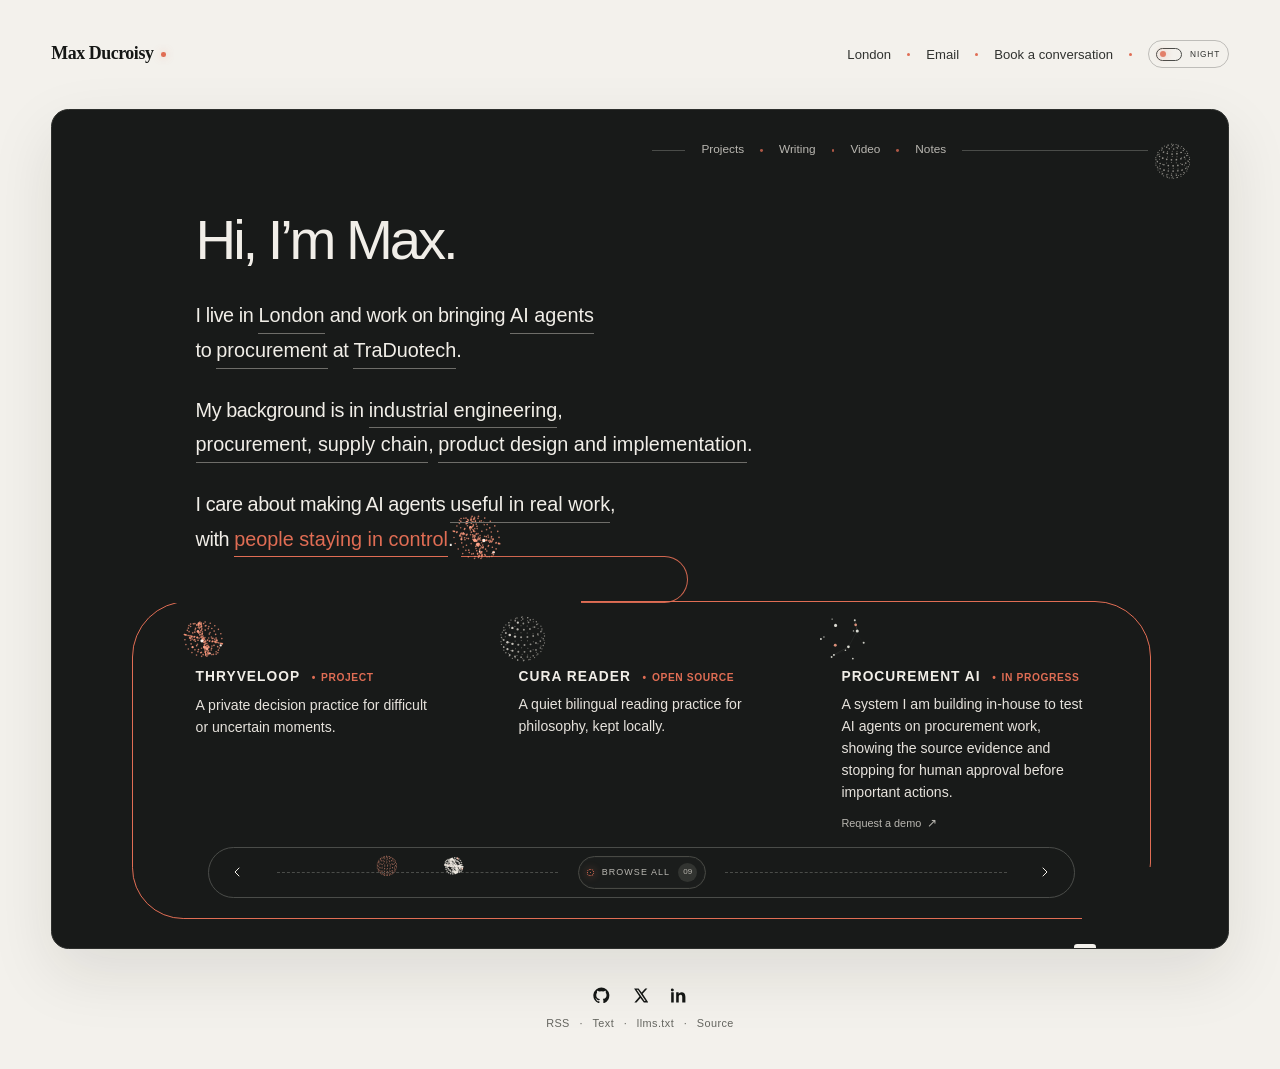
<file: index.html>
<!doctype html>
<html lang="en">
<head>
  <meta charset="utf-8">
  <meta name="viewport" content="width=device-width, initial-scale=1">
  <meta name="description" content="Max Ducroisy lives in London and works on bringing useful, human-controlled AI agents to procurement at TraDuotech.">
  <meta name="theme-color" content="#f3f1ec">
  <script>try{const ambient=localStorage.getItem('max-ambient');if(ambient)document.documentElement.dataset.ambient=ambient}catch{}</script>
  <meta property="og:title" content="Max Ducroisy | Work, projects and notes">
  <meta property="og:description" content="Work, projects and interests from Max Ducroisy.">
  <meta property="og:type" content="website">
  <meta property="og:url" content="https://maxducroisy.xyz/">
  <meta property="og:image" content="https://maxducroisy.xyz/assets/social-card.png">
  <meta property="og:image:width" content="1200">
  <meta property="og:image:height" content="630">
  <meta property="og:image:alt" content="Max Ducroisy: work, projects and notes">
  <meta name="twitter:card" content="summary_large_image">
  <meta name="twitter:creator" content="@mdu_x0">
  <title>Max Ducroisy | Work, projects and notes</title>
  <link rel="canonical" href="https://maxducroisy.xyz/">
  <link id="site-favicon" rel="icon" href="assets/favicon.svg" type="image/svg+xml">
  <link rel="alternate" type="application/rss+xml" title="Max Ducroisy" href="feed.xml">
  <link rel="stylesheet" href="styles.css">
  <script type="application/ld+json">
    {
      "@context": "https://schema.org",
      "@type": "Person",
      "name": "Max Ducroisy",
      "url": "https://maxducroisy.xyz/",
      "email": "mailto:max.ducroisy@traduotech.com",
      "homeLocation": {
        "@type": "Place",
        "name": "London, United Kingdom"
      },
      "worksFor": {
        "@type": "Organization",
        "name": "TraDuotech",
        "url": "https://traduotech.com/"
      },
      "knowsAbout": [
        "Industrial engineering",
        "Procurement",
        "Supply chain",
        "Product design",
        "AI agents"
      ],
      "sameAs": [
        "https://github.com/md7-debug",
        "https://x.com/mdu_x0",
        "https://www.linkedin.com/in/ducroisy"
      ]
    }
  </script>
  <script src="thinking-orbs.js" defer></script>
  <script src="script.js" defer></script>
</head>
<body>
  <a class="skip-link" href="#personal-space">Skip to Max's introduction</a>

  <header class="site-header" id="top">
    <a class="wordmark" href="#top" aria-label="Max Ducroisy, home">Max Ducroisy</a>
    <nav class="utility-nav" aria-label="Contact and location">
      <span>London</span>
      <span class="utility-separator" aria-hidden="true"></span>
      <a href="mailto:max.ducroisy@traduotech.com">Email</a>
      <span class="utility-separator" aria-hidden="true"></span>
      <a href="https://www.traduotech.com/contact?lead=max&amp;topic=Procurement%20AI%20%26%20Agent%20Deployment"><span class="label-desktop">Book a conversation</span><span class="label-mobile">Book</span></a>
      <span class="utility-separator" aria-hidden="true"></span>
      <button class="ambient-toggle" type="button" aria-pressed="false" aria-label="Switch to night theme">
        <span class="ambient-orbit" aria-hidden="true"><span class="ambient-bead"></span></span>
        <span class="ambient-text" aria-hidden="true">Night</span>
      </button>
    </nav>
  </header>

  <main>
    <section class="personal-space" id="personal-space" aria-labelledby="intro-title">
      <canvas class="orb-canvas" aria-hidden="true"></canvas>

      <div class="mode-rail" role="tablist" aria-label="Browse by format">
        <button class="mode-button is-active" type="button" role="tab" aria-selected="true" aria-controls="thread-grid" data-mode="projects">Projects</button>
        <span aria-hidden="true"></span>
        <button class="mode-button" type="button" role="tab" aria-selected="false" aria-controls="thread-grid" data-mode="writing">Writing</button>
        <span aria-hidden="true"></span>
        <button class="mode-button" type="button" role="tab" aria-selected="false" aria-controls="thread-grid" data-mode="video">Video</button>
        <span aria-hidden="true"></span>
        <button class="mode-button" type="button" role="tab" aria-selected="false" aria-controls="thread-grid" data-mode="notes">Notes</button>
      </div>
      <span class="orb-slot orb-slot-corner" data-orb-slot="corner" aria-hidden="true"></span>

      <div class="introduction">
        <h1 id="intro-title">Hi, I’m Max.</h1>

        <p>
          I live in <button class="thread-trigger" type="button" data-thread="london">London</button> and work on bringing
          <button class="thread-trigger" type="button" data-thread="agents">AI agents</button><br>
          to <button class="thread-trigger" type="button" data-thread="procurement">procurement</button> at
          <button class="thread-trigger" type="button" data-thread="traduotech">TraDuotech</button>.
        </p>

        <p>
          My background is in <button class="thread-trigger" type="button" data-thread="engineering">industrial engineering</button>,<br>
          <button class="thread-trigger" type="button" data-thread="supplychain">procurement, supply chain</button>,
          <button class="thread-trigger" type="button" data-thread="implementation">product design and implementation</button>.
        </p>

        <p>
          I care about making AI agents <button class="thread-trigger" type="button" data-thread="useful">useful in real work</button>,<br>
          with <button class="thread-trigger is-active" type="button" data-thread="control" aria-pressed="true">people staying in control</button>.
        </p>
      </div>

      <div class="thread-connection" aria-hidden="true"></div>

      <section class="thread-stage" aria-labelledby="thread-heading">
        <h2 class="visually-hidden" id="thread-heading">People staying in control</h2>
        <div class="thread-grid" id="thread-grid" aria-live="polite">
          <article class="thread-item">
            <span class="orb-slot" data-orb-slot="thread-0" aria-hidden="true"></span>
            <p class="thread-meta"><button class="fragment-trigger" type="button" data-fragment-thread="thryveloop">ThryveLoop</button> <span>Project</span></p>
            <p class="thread-description">A private decision practice for difficult or uncertain moments.</p>
          </article>
          <article class="thread-item">
            <span class="orb-slot" data-orb-slot="thread-1" aria-hidden="true"></span>
            <p class="thread-meta"><a href="https://curareader.vercel.app">Cura Reader</a> <span>Open source</span></p>
            <p class="thread-description">A quiet bilingual reading practice for philosophy, kept locally.</p>
          </article>
          <article class="thread-item">
            <span class="orb-slot" data-orb-slot="thread-2" aria-hidden="true"></span>
            <p class="thread-meta">Interest</p>
            <p class="thread-description">How capable agents can remain useful while people retain context and control.</p>
          </article>
        </div>

        <div class="thread-navigator">
          <button class="thread-arrow" type="button" data-direction="previous" aria-label="Previous thread">
            <svg class="ui-icon" viewBox="0 0 24 24" aria-hidden="true"><path d="m15 18-6-6 6-6"/></svg>
          </button>
          <span class="track-line" aria-hidden="true">
            <span class="orb-slot" data-orb-slot="track-0"></span>
            <span class="orb-slot" data-orb-slot="track-1"></span>
          </span>
          <button class="browse-button" type="button" aria-haspopup="dialog" aria-controls="archive-dialog">
            <span class="browse-orb" aria-hidden="true"></span>
            <span class="browse-label">Browse all</span>
            <span class="browse-count" aria-hidden="true">06</span>
          </button>
          <span class="track-line track-line-right" aria-hidden="true"></span>
          <button class="thread-arrow" type="button" data-direction="next" aria-label="Next thread">
            <svg class="ui-icon" viewBox="0 0 24 24" aria-hidden="true"><path d="m9 18 6-6-6-6"/></svg>
          </button>
        </div>
      </section>

      <dialog class="archive-dialog" id="archive-dialog" aria-labelledby="archive-title">
        <div class="archive-header">
          <div>
            <p>Browse</p>
            <h2 id="archive-title">Archive</h2>
          </div>
          <button class="archive-close" type="button" aria-label="Close browse view">
            <svg class="ui-icon" viewBox="0 0 24 24" aria-hidden="true"><path d="M6 6l12 12M18 6 6 18"/></svg>
          </button>
        </div>
        <div class="archive-controls">
          <div class="archive-filters" role="group" aria-label="Filter browse view"></div>
          <label class="archive-search">
            <span class="visually-hidden">Search the archive</span>
            <svg class="ui-icon" viewBox="0 0 24 24" aria-hidden="true"><circle cx="11" cy="11" r="6"/><path d="m16 16 4 4"/></svg>
            <input type="search" placeholder="Search the archive" autocomplete="off">
          </label>
        </div>
        <p class="archive-summary" aria-live="polite"></p>
        <div class="archive-results">
          <div class="archive-list"></div>
          <button class="archive-more" type="button" hidden>Show more</button>
        </div>
      </dialog>

      <p class="orb-status visually-hidden" aria-live="polite"></p>
    </section>
  </main>

  <footer class="site-footer">
    <nav class="footer-social" aria-label="Social links">
      <a href="https://github.com/md7-debug/maxducroisy.xyz" aria-label="GitHub"><svg class="brand-icon" viewBox="0 0 24 24" aria-hidden="true"><path d="M12 .7a11.5 11.5 0 0 0-3.64 22.42c.58.1.79-.25.79-.56v-2.23c-3.23.7-3.91-1.37-3.91-1.37-.53-1.34-1.29-1.7-1.29-1.7-1.05-.72.08-.71.08-.71 1.17.08 1.78 1.2 1.78 1.2 1.04 1.77 2.72 1.26 3.39.96.1-.75.4-1.26.74-1.55-2.58-.29-5.29-1.29-5.29-5.69 0-1.26.45-2.28 1.19-3.09-.12-.29-.52-1.47.11-3.05 0 0 .97-.31 3.16 1.18a10.94 10.94 0 0 1 5.76 0c2.19-1.49 3.16-1.18 3.16-1.18.63 1.58.23 2.76.11 3.05.74.81 1.19 1.83 1.19 3.09 0 4.41-2.72 5.39-5.31 5.68.42.36.79 1.07.79 2.16v3.2c0 .31.21.67.8.56A11.5 11.5 0 0 0 12 .7Z"/></svg><span>GitHub</span></a>
      <a href="https://x.com/mdu_x0" rel="me" aria-label="X"><svg class="brand-icon" viewBox="0 0 24 24" aria-hidden="true"><path d="M18.9 2H22l-6.77 7.74L23.2 22h-6.24l-4.89-6.39L6.48 22H3.36l7.26-8.3L2.98 2h6.4l4.42 5.84L18.9 2Zm-1.1 17.84h1.73L8.44 4.05H6.58L17.8 19.84Z"/></svg><span>X</span></a>
      <a href="https://www.linkedin.com/in/ducroisy" rel="me" aria-label="LinkedIn"><svg class="brand-icon" viewBox="0 0 24 24" aria-hidden="true"><path d="M5.34 7.65H1.67V22h3.67V7.65ZM3.5 2A2.13 2.13 0 1 0 3.5 6.25 2.13 2.13 0 0 0 3.5 2ZM22 13.78c0-4.32-2.31-6.33-5.39-6.33a4.66 4.66 0 0 0-4.23 2.33h-.05V7.65H8.82V22h3.67v-7.1c0-1.87.35-3.68 2.67-3.68 2.29 0 2.32 2.14 2.32 3.8V22H22v-8.22Z"/></svg><span>LinkedIn</span></a>
    </nav>
    <nav class="footer-editions" aria-label="Site resources">
      <a href="feed.xml">RSS</a>
      <span aria-hidden="true">·</span>
      <a href="index.txt">Text</a>
      <span aria-hidden="true">·</span>
      <a href="llms.txt">llms.txt</a>
      <span aria-hidden="true">·</span>
      <a href="https://github.com/md7-debug/maxducroisy.xyz">Source</a>
    </nav>
  </footer>
</body>
</html>
</file>
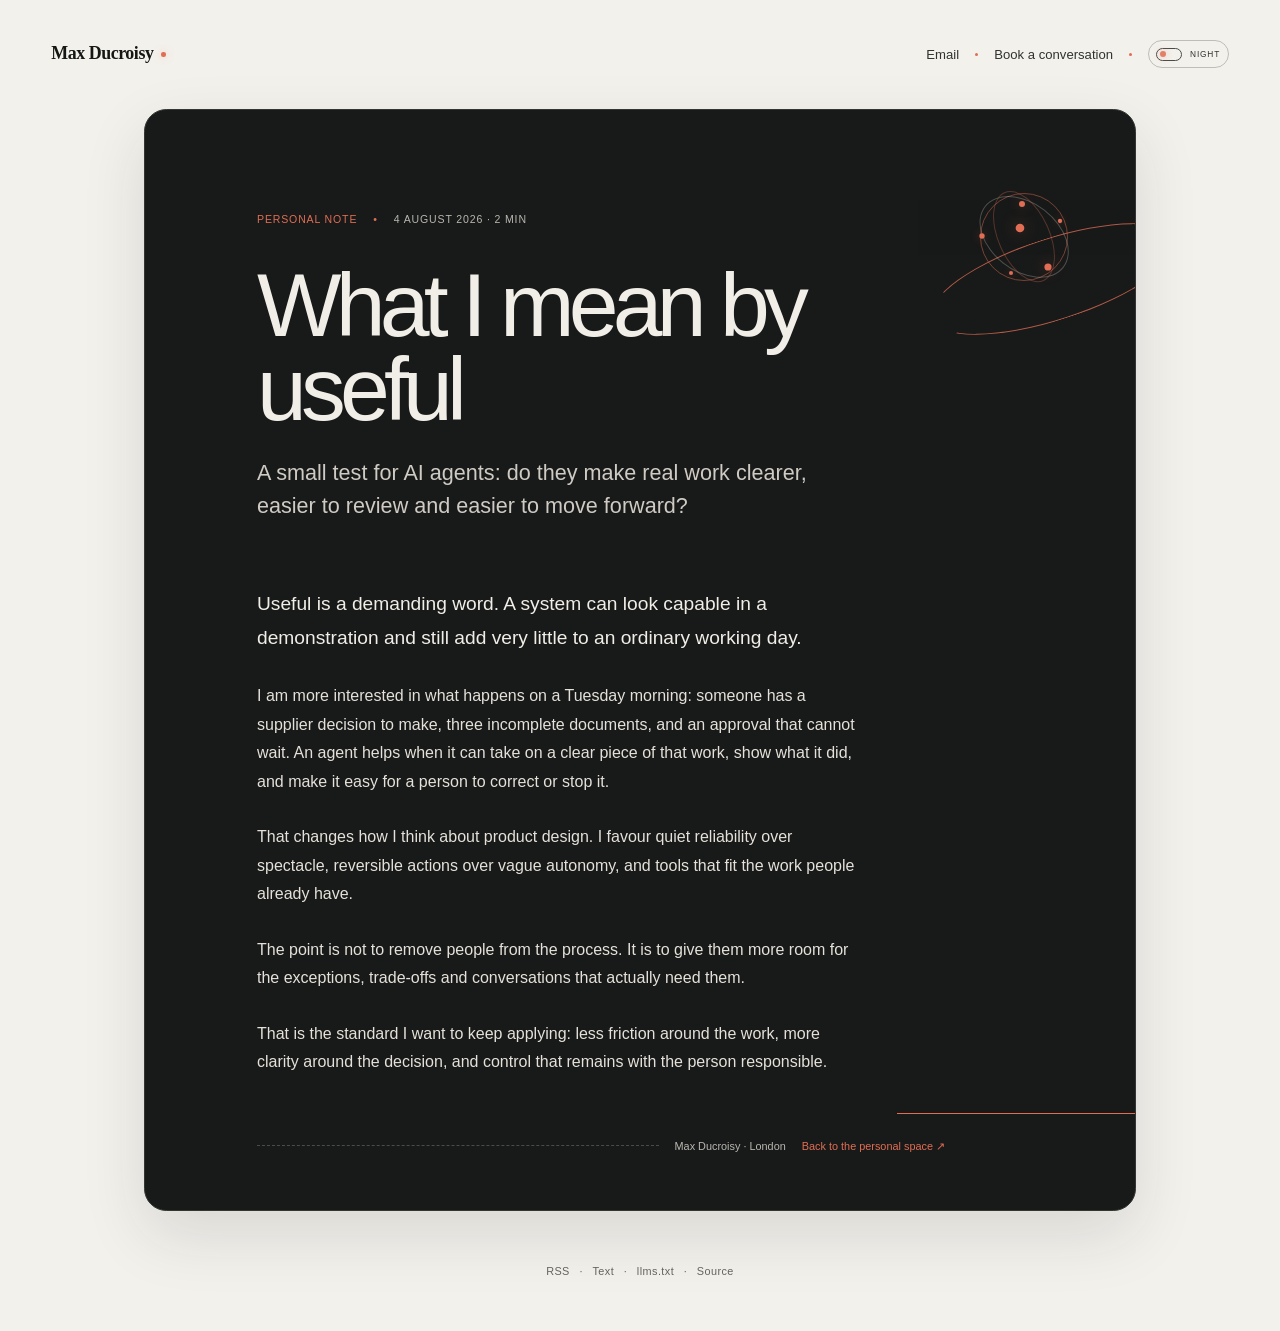
<file: notes/what-i-mean-by-useful.html>
<!doctype html>
<html lang="en">
<head>
  <meta charset="utf-8">
  <meta name="viewport" content="width=device-width, initial-scale=1">
  <meta name="description" content="Max Ducroisy on a practical test for useful AI agents: clearer work, reviewable actions and people retaining control.">
  <meta name="theme-color" content="#f3f1ec">
  <script>try{const ambient=localStorage.getItem('max-ambient');if(ambient)document.documentElement.dataset.ambient=ambient}catch{}</script>
  <meta property="og:title" content="What I Mean by Useful | Max Ducroisy">
  <meta property="og:description" content="A small test for AI agents: do they make real work clearer, easier to review and easier to move forward?">
  <meta property="og:type" content="article">
  <meta property="og:url" content="https://maxducroisy.xyz/notes/what-i-mean-by-useful">
  <meta property="og:image" content="https://maxducroisy.xyz/assets/social-card.png">
  <meta property="og:image:width" content="1200">
  <meta property="og:image:height" content="630">
  <meta name="twitter:card" content="summary_large_image">
  <meta name="twitter:creator" content="@mdu_x0">
  <title>What I Mean by Useful | Max Ducroisy</title>
  <link rel="canonical" href="https://maxducroisy.xyz/notes/what-i-mean-by-useful">
  <link id="site-favicon" rel="icon" href="../assets/favicon.svg" type="image/svg+xml">
  <link rel="alternate" type="application/rss+xml" title="Max Ducroisy" href="../feed.xml">
  <link rel="stylesheet" href="../styles.css">
  <script type="application/ld+json">
    {
      "@context": "https://schema.org",
      "@type": "BlogPosting",
      "headline": "What I Mean by Useful",
      "description": "A small test for AI agents: do they make real work clearer, easier to review and easier to move forward?",
      "datePublished": "2026-08-04",
      "author": {
        "@type": "Person",
        "name": "Max Ducroisy",
        "url": "https://maxducroisy.xyz/"
      },
      "mainEntityOfPage": "https://maxducroisy.xyz/notes/what-i-mean-by-useful",
      "image": "https://maxducroisy.xyz/assets/social-card.png"
    }
  </script>
  <script src="../script.js" defer></script>
</head>
<body>
  <a class="skip-link" href="#note">Skip to the note</a>

  <header class="site-header" id="top">
    <a class="wordmark" href="../index.html" aria-label="Max Ducroisy, home">Max Ducroisy</a>
    <nav class="utility-nav" aria-label="Contact and appearance">
      <a href="mailto:max.ducroisy@traduotech.com">Email</a>
      <span class="utility-separator" aria-hidden="true"></span>
      <a href="https://www.traduotech.com/contact?lead=max&amp;topic=Procurement%20AI%20%26%20Agent%20Deployment"><span class="label-desktop">Book a conversation</span><span class="label-mobile">Book</span></a>
      <span class="utility-separator" aria-hidden="true"></span>
      <button class="ambient-toggle" type="button" aria-pressed="false" aria-label="Switch to night theme">
        <span class="ambient-orbit" aria-hidden="true"><span class="ambient-bead"></span></span>
        <span class="ambient-text" aria-hidden="true">Night</span>
      </button>
    </nav>
  </header>

  <main class="article-page-main">
    <article class="note-shell" id="note">
      <div class="note-orbit" aria-hidden="true">
        <span></span><span></span><span></span><span></span><span></span><span></span>
      </div>
      <header class="note-header">
        <div class="note-meta">
          <a href="../index.html?view=notes">Personal note</a>
          <time datetime="2026-08-04">4 August 2026 · 2 min</time>
        </div>
        <h1>What I mean by useful</h1>
        <p>A small test for AI agents: do they make real work clearer, easier to review and easier to move forward?</p>
      </header>

      <div class="note-body">
        <p>Useful is a demanding word. A system can look capable in a demonstration and still add very little to an ordinary working day.</p>

        <p>I am more interested in what happens on a Tuesday morning: someone has a supplier decision to make, three incomplete documents, and an approval that cannot wait. An agent helps when it can take on a clear piece of that work, show what it did, and make it easy for a person to correct or stop it.</p>

        <p>That changes how I think about product design. I favour quiet reliability over spectacle, reversible actions over vague autonomy, and tools that fit the work people already have.</p>

        <p>The point is not to remove people from the process. It is to give them more room for the exceptions, trade-offs and conversations that actually need them.</p>

        <p>That is the standard I want to keep applying: less friction around the work, more clarity around the decision, and control that remains with the person responsible.</p>
      </div>

      <footer class="note-end">
        <span aria-hidden="true"></span>
        <p>Max Ducroisy · London</p>
        <a href="../index.html?view=notes">Back to the personal space <span aria-hidden="true">↗</span></a>
      </footer>
    </article>
  </main>

  <footer class="site-footer">
    <nav class="footer-editions" aria-label="Site resources">
      <a href="../feed.xml">RSS</a><span aria-hidden="true">·</span>
      <a href="../index.txt">Text</a><span aria-hidden="true">·</span>
      <a href="../llms.txt">llms.txt</a>
      <span aria-hidden="true">·</span>
      <a href="https://github.com/md7-debug/maxducroisy.xyz">Source</a>
    </nav>
  </footer>
</body>
</html>
</file>
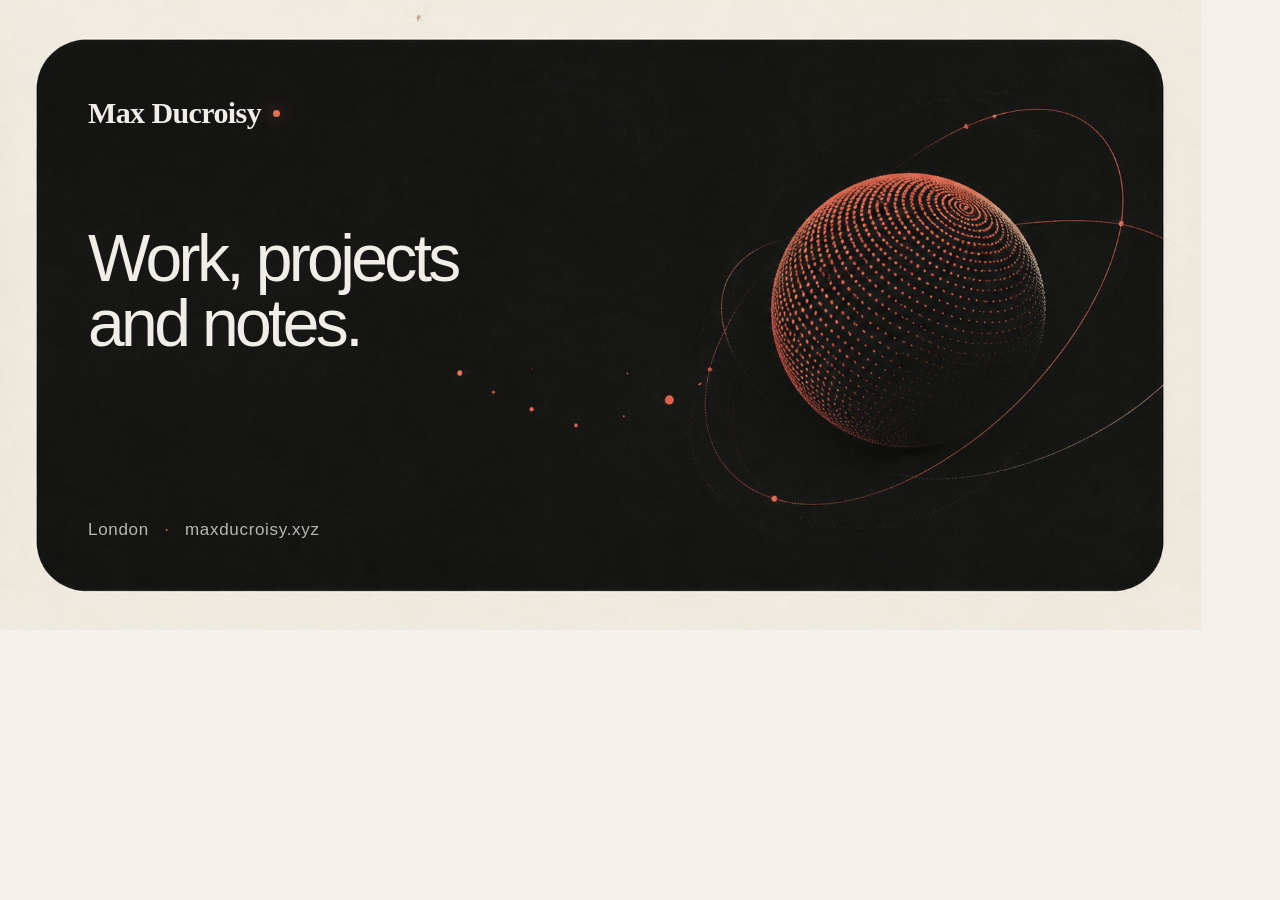
<file: scripts/social-card.html>
<!doctype html>
<html lang="en">
<head>
  <meta charset="utf-8">
  <style>
    * { box-sizing: border-box; }
    html, body { width: 1200px; height: 630px; margin: 0; overflow: hidden; }
    body {
      position: relative;
      background: #f3f1ec url("../assets/social-card-background.png") center / cover no-repeat;
      color: #f1eee8;
      font-family: "Avenir Next", Avenir, "Helvetica Neue", Helvetica, Arial, sans-serif;
      -webkit-font-smoothing: antialiased;
    }
    .copy {
      position: absolute;
      top: 96px;
      left: 88px;
      width: 520px;
    }
    .name {
      display: flex;
      align-items: center;
      gap: 12px;
      margin: 0 0 96px;
      font-family: "Iowan Old Style", Baskerville, Georgia, serif;
      font-size: 30px;
      font-weight: 600;
      letter-spacing: -0.02em;
    }
    .name::after {
      width: 7px;
      height: 7px;
      border-radius: 50%;
      background: #e06d54;
      box-shadow: 0 0 16px rgba(224, 109, 84, 0.6);
      content: "";
    }
    h1 {
      max-width: 500px;
      margin: 0;
      font-size: 66px;
      font-weight: 470;
      letter-spacing: -0.055em;
      line-height: 0.98;
    }
    .meta {
      position: absolute;
      bottom: 90px;
      left: 88px;
      margin: 0;
      color: #b9b7b1;
      font-size: 17px;
      letter-spacing: 0.04em;
    }
    .meta span { color: #e06d54; padding-inline: 10px; }
  </style>
</head>
<body>
  <div class="copy">
    <p class="name">Max Ducroisy</p>
    <h1>Work, projects<br>and notes.</h1>
  </div>
  <p class="meta">London <span>·</span> maxducroisy.xyz</p>
</body>
</html>
</file>
<file: styles.css>
:root {
  --paper: #f3f1ec;
  --surface: #181a19;
  --surface-soft: #202220;
  --ink: #f1eee8;
  --ink-muted: #b9b7b1;
  --outer-ink: #151715;
  --outer-muted: #30322f;
  --outer-subtle: #656660;
  --line: #4a4c49;
  --line-soft: #313330;
  --accent: #e06d54;
  --accent-muted: #b95643;
  --page-gutter: clamp(1rem, 4vw, 4rem);
  --page-width: 80rem;
  --surface-radius: 1.1rem;
  --sans: "Avenir Next", Avenir, "Helvetica Neue", Helvetica, Arial, sans-serif;
  --ease-out: cubic-bezier(0.16, 1, 0.3, 1);
}

html[data-ambient="night"] {
  --paper: #101211;
  --outer-ink: #efebe4;
  --outer-muted: #c7c3bb;
  --outer-subtle: #918f89;
}

* {
  box-sizing: border-box;
}

html {
  min-width: 18rem;
  background: var(--paper);
  color: var(--outer-ink);
  scroll-behavior: smooth;
  transition: background-color 420ms var(--ease-out), color 300ms ease;
}

body {
  min-height: 100dvh;
  margin: 0;
  overflow-x: hidden;
  background: var(--paper);
  font-family: var(--sans);
  font-size: 1rem;
  line-height: 1.5;
  text-rendering: optimizeLegibility;
  -webkit-font-smoothing: antialiased;
  transition: background-color 420ms var(--ease-out);
}

button,
a {
  -webkit-tap-highlight-color: transparent;
}

a {
  color: inherit;
}

button {
  font: inherit;
}

button:focus-visible,
a:focus-visible {
  outline: 2px solid var(--accent);
  outline-offset: 0.35rem;
}

::selection {
  background: var(--accent);
  color: var(--surface);
}

.skip-link {
  position: fixed;
  top: 1rem;
  left: 1rem;
  z-index: 20;
  padding: 0.55rem 0.8rem;
  background: var(--surface);
  color: var(--ink);
  transform: translateY(-180%);
  transition: transform 180ms ease;
}

.skip-link:focus {
  transform: translateY(0);
}

body.archive-open {
  overflow: hidden;
}

body.archive-open .skip-link {
  visibility: hidden;
}

.site-header,
main,
.site-footer {
  width: min(calc(100% - (2 * var(--page-gutter))), var(--page-width));
  margin-inline: auto;
}

.site-header {
  display: flex;
  align-items: center;
  justify-content: space-between;
  min-height: 6.8rem;
}

.wordmark {
  display: inline-flex;
  align-items: center;
  gap: 0.5rem;
  font-family: "Iowan Old Style", "Palatino Linotype", Palatino, Baskerville, Georgia, serif;
  font-size: 1.12rem;
  font-weight: 600;
  letter-spacing: -0.025em;
  line-height: 1;
  text-decoration: none;
}

.wordmark::after {
  width: 0.28rem;
  height: 0.28rem;
  border-radius: 50%;
  background: var(--accent);
  box-shadow: 0 0 0.5rem rgb(224 109 84 / 35%);
  content: "";
}

.utility-nav {
  display: flex;
  align-items: center;
  gap: 1rem;
  color: var(--outer-muted);
  font-size: 0.82rem;
  line-height: 1;
}

.utility-nav a {
  text-decoration: none;
  transition: color 180ms ease;
}

.utility-nav a:hover {
  color: var(--accent-muted);
}

.ambient-toggle {
  display: inline-flex;
  align-items: center;
  gap: 0.42rem;
  min-height: 1.75rem;
  padding: 0.22rem 0.42rem;
  border: 1px solid color-mix(in srgb, var(--outer-ink) 24%, transparent);
  border-radius: 999px;
  background: transparent;
  color: var(--outer-muted);
  cursor: pointer;
  transition: border-color 180ms ease, color 180ms ease, transform 240ms var(--ease-out);
}

.ambient-toggle:hover {
  border-color: var(--accent);
  color: var(--accent);
  transform: translateY(-1px);
}

.ambient-orbit {
  position: relative;
  width: 1.65rem;
  height: 0.78rem;
  border: 1px solid currentColor;
  border-radius: 999px;
  opacity: 0.86;
}

.ambient-bead {
  position: absolute;
  top: 50%;
  left: 0.16rem;
  width: 0.38rem;
  height: 0.38rem;
  border-radius: 50%;
  background: var(--accent);
  box-shadow: 0 0 0.45rem rgb(224 109 84 / 48%);
  transform: translateY(-50%);
  transition: left 360ms var(--ease-out), transform 360ms var(--ease-out), background-color 180ms ease;
}

.ambient-toggle[aria-pressed="true"] .ambient-bead {
  left: calc(100% - 0.54rem);
  transform: translateY(-50%) rotate(180deg);
  background: #f1eee8;
}

.ambient-text {
  min-width: 2rem;
  font-size: 0.52rem;
  letter-spacing: 0.1em;
  text-align: center;
  text-transform: uppercase;
}

.label-mobile {
  display: none;
}

.utility-separator {
  width: 0.2rem;
  height: 0.2rem;
  border-radius: 50%;
  background: var(--accent);
}

.personal-space {
  position: relative;
  isolation: isolate;
  min-height: 52.5rem;
  overflow: hidden;
  border: 1px solid #2d2f2d;
  border-radius: var(--surface-radius);
  background: var(--surface);
  color: var(--ink);
  box-shadow: 0 1.5rem 4rem rgb(33 30 24 / 10%);
}

html[data-ambient="night"] .personal-space {
  border-color: #3a3c39;
  box-shadow: 0 1.8rem 5rem rgb(0 0 0 / 42%);
}

.personal-space::after {
  position: absolute;
  right: 8.25rem;
  bottom: -1px;
  z-index: 6;
  width: 1.35rem;
  height: 0.32rem;
  border-radius: 0.2rem 0.2rem 0 0;
  background: var(--paper);
  content: "";
}

.orb-canvas {
  position: absolute;
  inset: 0;
  z-index: 8;
  width: 100%;
  height: 100%;
  pointer-events: none;
}

.mode-rail {
  position: absolute;
  top: 1.85rem;
  right: 5rem;
  z-index: 10;
  display: flex;
  align-items: center;
  gap: 0.85rem;
  min-width: 31rem;
}

.mode-rail::before,
.mode-rail::after {
  height: 1px;
  background: var(--line);
  content: "";
}

.mode-rail::before {
  width: 2.1rem;
}

.mode-rail::after {
  flex: 1;
}

.mode-rail > span {
  width: 0.18rem;
  height: 0.18rem;
  border-radius: 50%;
  background: var(--accent);
  opacity: 0.75;
}

.mode-button {
  position: relative;
  padding: 0.3rem 0.15rem;
  border: 0;
  background: transparent;
  color: var(--ink-muted);
  cursor: pointer;
  font-size: 0.74rem;
  line-height: 1;
  transition: color 220ms ease;
}

.mode-button::after {
  position: absolute;
  right: 0;
  bottom: -0.15rem;
  left: 0;
  height: 1px;
  background: var(--accent);
  content: "";
  opacity: 0;
  transform: scaleX(0.35);
  transition: opacity 220ms ease, transform 320ms var(--ease-out);
}

.mode-button:hover,
.mode-button.is-active {
  color: var(--accent);
}

.mode-button.is-active::after {
  opacity: 1;
  transform: scaleX(1);
}

.orb-slot {
  position: absolute;
  width: 1px;
  height: 1px;
  pointer-events: none;
}

.orb-slot-corner {
  top: 3.15rem;
  right: 2.7rem;
}

.introduction {
  position: relative;
  z-index: 9;
  width: min(56rem, 76%);
  padding: 6.4rem 0 0 clamp(3rem, 11.2vw, 9rem);
}

.introduction h1 {
  margin: 0 0 2rem;
  font-size: clamp(3.2rem, 4.4vw, 4.65rem);
  font-weight: 470;
  letter-spacing: -0.055em;
  line-height: 0.98;
}

.introduction p {
  margin: 0 0 1.55rem;
  color: var(--ink);
  font-size: clamp(1.12rem, 1.55vw, 1.32rem);
  font-weight: 450;
  letter-spacing: -0.022em;
  line-height: 1.62;
}

.thread-trigger {
  position: relative;
  display: inline;
  padding: 0 0 0.08em;
  border: 0;
  border-bottom: 1px solid #6e6d69;
  background: transparent;
  color: inherit;
  cursor: pointer;
  line-height: inherit;
  transition: border-color 200ms ease, color 200ms ease;
}

.thread-trigger::after {
  position: absolute;
  right: -0.18rem;
  bottom: -0.18rem;
  width: 0.22rem;
  height: 0.22rem;
  border-radius: 50%;
  background: var(--accent);
  content: "";
  opacity: 0;
  transform: scale(0.5);
  transition: opacity 180ms ease, transform 260ms var(--ease-out);
}

.thread-trigger:hover,
.thread-trigger:focus-visible {
  border-color: var(--accent);
  color: #fff;
}

.thread-trigger:hover::after,
.thread-trigger:focus-visible::after {
  opacity: 0.85;
  transform: scale(1);
}

.thread-trigger.is-active {
  border-color: var(--accent);
  color: var(--accent);
}

.thread-trigger.is-active::after {
  opacity: 0;
}

.thread-connection {
  position: absolute;
  top: 28.45rem;
  left: 33.5%;
  z-index: 3;
  width: 20.25%;
  height: 5.55rem;
  border-top: 1px solid var(--accent);
  border-right: 1px solid var(--accent);
  border-bottom: 1px solid var(--accent);
  border-radius: 0 4.25rem 4.25rem 0;
  opacity: 0.92;
  transform-origin: left center;
  transition: top 480ms var(--ease-out), left 480ms var(--ease-out), width 480ms var(--ease-out);
}

.thread-stage {
  position: absolute;
  right: 4.8rem;
  bottom: 1.8rem;
  left: 5rem;
  z-index: 4;
  min-height: 19.5rem;
  padding: 4.2rem 3.9rem 5.25rem;
  border: 1px solid var(--accent);
  border-radius: 3.5rem 3.5rem 3.5rem 3.2rem;
}

.thread-stage::before {
  position: absolute;
  top: -1px;
  left: 0;
  width: 44%;
  height: 2px;
  background: var(--surface);
  content: "";
}

.thread-stage::after {
  position: absolute;
  right: -2px;
  bottom: -2px;
  width: 4.4rem;
  height: 3.3rem;
  background: var(--surface);
  content: "";
}

.thread-grid {
  position: relative;
  z-index: 9;
  display: grid;
  grid-template-columns: repeat(3, minmax(0, 1fr));
  gap: clamp(2rem, 6vw, 7rem);
}

.thread-grid[data-count="1"] .thread-item {
  grid-column: 1 / span 2;
  max-width: 26rem;
}

.thread-grid[data-variant="writing"] {
  gap: clamp(1.6rem, 4vw, 4.2rem);
}

.thread-grid[data-variant="writing"] .thread-meta {
  font-size: 0.72rem;
  letter-spacing: 0.055em;
  line-height: 1.25;
}

.thread-grid[data-variant="writing"] .thread-meta span {
  font-size: 0.59rem;
}

.thread-grid[data-variant="writing"] .thread-description {
  font-size: 0.78rem;
  line-height: 1.42;
}

.thread-grid[data-variant="video"] {
  grid-template-columns: 1fr;
}

.thread-grid[data-variant="video"] .thread-item {
  display: grid;
  grid-column: 1 / -1;
  grid-template-areas:
    "preview meta"
    "preview description"
    "preview link";
  grid-template-columns: minmax(15rem, 23rem) minmax(0, 1fr);
  align-content: center;
  column-gap: clamp(1.5rem, 3vw, 2.5rem);
  max-width: 52rem;
}

.thread-grid[data-variant="video"] .thread-item > .orb-slot {
  display: none;
}

.thread-grid[data-variant="video"] .thread-meta {
  grid-area: meta;
  align-self: end;
}

.thread-grid[data-variant="video"] .thread-description {
  grid-area: description;
  max-width: 24rem;
}

.thread-grid[data-variant="video"] .thread-link {
  grid-area: link;
  align-self: start;
  width: max-content;
  margin-top: 0.9rem;
  padding-bottom: 0.16rem;
  border-bottom: 1px solid var(--accent);
  color: var(--ink);
  font-size: 0.72rem;
}

.video-preview {
  grid-area: preview;
  display: block;
  width: 100%;
  aspect-ratio: 16 / 9;
  overflow: hidden;
  border: 1px solid var(--line);
  border-radius: 0.85rem;
  background: #0f1110;
  box-shadow: 0 0.9rem 2.25rem rgb(0 0 0 / 24%);
  object-fit: cover;
}

.video-preview:hover {
  border-color: var(--accent);
}

.thread-grid.is-changing {
  opacity: 0;
  transform: translateY(0.45rem);
}

.thread-item {
  position: relative;
  min-width: 0;
  transition: opacity 240ms ease, transform 360ms var(--ease-out);
}

.thread-item .orb-slot {
  top: -1.65rem;
  left: 0.5rem;
}

.thread-meta {
  margin: 0 0 0.55rem;
  font-size: 0.86rem;
  font-weight: 600;
  letter-spacing: 0.075em;
  line-height: 1.2;
  text-transform: uppercase;
}

.thread-meta span {
  color: var(--accent);
  font-size: 0.64rem;
  font-weight: 580;
  letter-spacing: 0.06em;
  white-space: nowrap;
}

.thread-meta a {
  color: inherit;
  text-decoration: none;
  transition: color 180ms ease;
}

.thread-meta a:hover,
.thread-meta button:hover {
  color: var(--accent);
}

.thread-meta button {
  padding: 0;
  border: 0;
  border-bottom: 1px solid transparent;
  background: transparent;
  color: inherit;
  cursor: pointer;
  font: inherit;
  letter-spacing: inherit;
  line-height: inherit;
  text-transform: inherit;
  transition: border-color 180ms ease, color 180ms ease;
}

.thread-meta button:hover {
  border-color: var(--accent);
}

.thread-meta span::before {
  margin-inline: 0.42rem 0.32rem;
  color: var(--accent);
  content: "•";
}

.thread-description {
  max-width: 17.5rem;
  margin: 0;
  color: #e6e2dc;
  font-size: 0.88rem;
  font-weight: 430;
  line-height: 1.55;
}

.thread-link {
  display: inline-flex;
  align-items: center;
  gap: 0.35rem;
  margin-top: 0.65rem;
  color: var(--ink-muted);
  font-size: 0.68rem;
  text-decoration: none;
  transition: color 180ms ease;
}

.thread-link:hover {
  color: var(--accent);
}

.thread-link .external-mark {
  font-size: 0.78rem;
}

.ui-icon {
  width: 1rem;
  height: 1rem;
  fill: none;
  stroke: currentColor;
  stroke-linecap: round;
  stroke-linejoin: round;
  stroke-width: 1.5;
}

.thread-navigator {
  position: absolute;
  right: 4.7rem;
  bottom: 1.25rem;
  left: 4.7rem;
  z-index: 9;
  display: grid;
  grid-template-columns: 2.5rem 1fr auto 1fr 2.5rem;
  align-items: center;
  gap: 1.2rem;
  min-height: 3.2rem;
  padding-inline: 0.5rem;
  border: 1px solid var(--line);
  border-radius: 999px;
}

.thread-arrow {
  display: grid;
  width: 2.4rem;
  height: 2.4rem;
  place-items: center;
  padding: 0;
  border: 0;
  border-radius: 50%;
  background: transparent;
  color: var(--ink);
  cursor: pointer;
  font-size: 1.12rem;
  transition: background-color 180ms ease, color 180ms ease, transform 220ms var(--ease-out);
}

.thread-arrow:hover {
  background: var(--surface-soft);
  color: var(--accent);
  transform: scale(1.05);
}

.track-line {
  position: relative;
  height: 1px;
  border-top: 1px dashed var(--line);
}

.track-line .orb-slot:first-child {
  top: 0;
  left: 40%;
}

.track-line .orb-slot:last-child {
  top: 0;
  left: 64%;
}

.browse-button {
  position: relative;
  display: inline-flex;
  align-items: center;
  gap: 0.5rem;
  min-height: 2rem;
  padding: 0.36rem 0.45rem 0.36rem 0.52rem;
  border: 1px solid #484944;
  border-radius: 999px;
  background: rgb(28 30 29 / 84%);
  color: var(--ink-muted);
  cursor: pointer;
  font-size: 0.56rem;
  letter-spacing: 0.12em;
  line-height: 1;
  text-transform: uppercase;
  white-space: nowrap;
  box-shadow: inset 0 0 0 1px rgb(255 255 255 / 2%);
  transition: border-color 180ms ease, color 180ms ease, transform 220ms var(--ease-out), background-color 180ms ease;
}

.browse-button:hover {
  border-color: var(--accent);
  background: #242624;
  color: var(--accent);
  transform: translateY(-1px);
}

.browse-orb {
  position: relative;
  width: 0.42rem;
  height: 0.42rem;
  flex: 0 0 auto;
  border: 1px dotted var(--accent);
  border-radius: 50%;
  box-shadow: 0 0 0.55rem rgb(255 142 111 / 28%);
  transition: transform 300ms var(--ease-out), box-shadow 300ms ease;
}

.browse-orb::after {
  position: absolute;
  inset: 0.1rem;
  border-radius: 50%;
  background: var(--accent);
  content: "";
}

.browse-button:hover .browse-orb {
  box-shadow: 0 0 0.75rem rgb(255 142 111 / 48%);
  transform: rotate(90deg) scale(1.12);
}

.browse-count {
  display: grid;
  min-width: 1.2rem;
  height: 1.2rem;
  place-items: center;
  border-radius: 50%;
  background: #323431;
  color: #b7b4ad;
  font-size: 0.5rem;
  letter-spacing: 0;
}

.archive-dialog {
  width: min(calc(100% - 4rem), 68rem);
  height: min(44rem, calc(100dvh - 4rem));
  max-height: calc(100dvh - 4rem);
  padding: 2.6rem 3rem 2.2rem;
  overflow: hidden;
  border: 1px solid var(--accent);
  border-radius: 2.8rem;
  background: var(--surface);
  color: var(--ink);
  box-shadow: 0 2rem 6rem rgb(0 0 0 / 38%);
}

.archive-dialog[open] {
  display: grid;
  grid-template-rows: auto auto auto minmax(0, 1fr);
}

.archive-dialog::backdrop {
  background: rgb(15 16 15 / 78%);
  backdrop-filter: blur(0.45rem);
}

.archive-header {
  display: flex;
  align-items: flex-start;
  justify-content: space-between;
  gap: 2rem;
  padding-bottom: 1.8rem;
}

.archive-header p,
.archive-header h2 {
  margin: 0;
}

.archive-header p {
  margin-bottom: 0.45rem;
  color: var(--accent);
  font-size: 0.68rem;
  letter-spacing: 0.12em;
  text-transform: uppercase;
}

.archive-header h2 {
  font-size: clamp(1.8rem, 3vw, 2.8rem);
  font-weight: 470;
  letter-spacing: -0.045em;
  line-height: 1.05;
}

.archive-close {
  display: grid;
  width: 2.5rem;
  height: 2.5rem;
  place-items: center;
  padding: 0;
  border: 1px solid var(--line);
  border-radius: 50%;
  background: transparent;
  color: var(--ink);
  cursor: pointer;
  font-size: 1rem;
  transition: border-color 180ms ease, color 180ms ease, transform 220ms var(--ease-out);
}

.archive-close:hover {
  border-color: var(--accent);
  color: var(--accent);
  transform: rotate(5deg);
}

.archive-controls {
  display: grid;
  grid-template-columns: minmax(0, 1fr) minmax(13rem, 18rem);
  align-items: center;
  gap: 1.5rem;
  padding-bottom: 0.9rem;
}

.archive-filters {
  display: flex;
  gap: 0.45rem;
  min-width: 0;
  overflow-x: auto;
  overscroll-behavior-inline: contain;
  scrollbar-width: none;
}

.archive-filters::-webkit-scrollbar {
  display: none;
}

.archive-filter {
  display: inline-flex;
  align-items: center;
  gap: 0.45rem;
  flex: 0 0 auto;
  padding: 0.4rem 0.5rem 0.4rem 0.75rem;
  border: 1px solid var(--line);
  border-radius: 999px;
  background: transparent;
  color: var(--ink-muted);
  cursor: pointer;
  font-size: 0.68rem;
  transition: border-color 180ms ease, color 180ms ease;
}

.archive-filter small {
  display: grid;
  min-width: 1.25rem;
  height: 1.25rem;
  place-items: center;
  border-radius: 50%;
  background: #2d2f2d;
  color: #a7a49e;
  font-size: 0.54rem;
}

.archive-filter:hover,
.archive-filter.is-active {
  border-color: var(--accent);
  color: var(--accent);
}

.archive-filter.is-active small {
  background: var(--accent);
  color: var(--surface);
}

.archive-search {
  display: flex;
  align-items: center;
  gap: 0.55rem;
  min-height: 2.15rem;
  border-bottom: 1px solid var(--line);
  color: var(--ink-muted);
  transition: border-color 180ms ease, color 180ms ease;
}

.archive-search:focus-within {
  border-color: var(--accent);
  color: var(--accent);
}

.archive-search .ui-icon {
  width: 0.9rem;
  flex: 0 0 auto;
}

.archive-search input {
  width: 100%;
  padding: 0.45rem 0;
  border: 0;
  outline: 0;
  background: transparent;
  color: var(--ink);
  font: inherit;
  font-size: 0.72rem;
}

.archive-search input::placeholder {
  color: #84847e;
}

.archive-search input::-webkit-search-cancel-button {
  filter: invert(1);
  opacity: 0.55;
}

.archive-summary {
  margin: 0;
  padding: 0.2rem 0 0.65rem;
  color: #888983;
  font-size: 0.62rem;
  letter-spacing: 0.08em;
  text-transform: uppercase;
}

.archive-results {
  min-height: 0;
  padding-right: 0.35rem;
  overflow-y: auto;
  overscroll-behavior: contain;
  scrollbar-color: #555650 transparent;
  scrollbar-width: thin;
}

.archive-list {
  border-bottom: 1px solid var(--line-soft);
}

.archive-item {
  display: grid;
  grid-template-columns: 4.5rem 6.5rem 9rem minmax(0, 1fr) 1rem;
  align-items: center;
  gap: 1rem;
  min-height: 4.4rem;
  border-top: 1px solid var(--line-soft);
  color: inherit;
  text-decoration: none;
  transition: border-color 180ms ease, color 180ms ease, padding 260ms var(--ease-out);
}

.archive-item:hover {
  padding-inline: 0.35rem;
  border-color: var(--accent);
  color: var(--accent);
}

.archive-item time,
.archive-type,
.archive-classification {
  color: var(--ink-muted);
  font-size: 0.66rem;
}

.archive-item time {
  display: flex;
  flex-direction: column;
  gap: 0.05rem;
  line-height: 1.25;
}

.archive-type {
  letter-spacing: 0.08em;
  text-transform: uppercase;
}

.archive-classification {
  color: #d2cec7;
}

.archive-title {
  font-size: 0.86rem;
  line-height: 1.35;
}

.archive-item .external-mark {
  color: var(--accent);
  font-size: 0.85rem;
}

.archive-empty {
  margin: 0;
  padding: 2rem 0;
  border-top: 1px solid var(--line-soft);
  color: var(--ink-muted);
  font-size: 0.82rem;
}

.archive-more {
  width: 100%;
  min-height: 3.6rem;
  padding: 0;
  border: 0;
  border-bottom: 1px solid var(--line-soft);
  background: transparent;
  color: var(--ink-muted);
  cursor: pointer;
  font-size: 0.64rem;
  letter-spacing: 0.1em;
  text-transform: uppercase;
  transition: color 180ms ease, border-color 180ms ease;
}

.archive-more:hover {
  border-color: var(--accent);
  color: var(--accent);
}

.site-footer {
  display: flex;
  flex-direction: column;
  align-items: center;
  justify-content: center;
  gap: 0.7rem;
  min-height: 7.5rem;
}

.site-footer nav {
  display: flex;
  align-items: center;
}

.footer-social {
  gap: 1.35rem;
}

.footer-social a {
  display: grid;
  place-items: center;
  color: var(--outer-ink);
  font-size: 1.22rem;
  text-decoration: none;
  transition: color 180ms ease, transform 220ms var(--ease-out);
}

.brand-icon {
  width: 1.05rem;
  height: 1.05rem;
  fill: currentColor;
}

.footer-social a:hover {
  color: var(--accent-muted);
  transform: translateY(-0.12rem);
}

.footer-social a span {
  position: absolute;
  width: 1px;
  height: 1px;
  padding: 0;
  margin: -1px;
  overflow: hidden;
  clip: rect(0, 0, 0, 0);
  white-space: nowrap;
  border: 0;
}

.footer-editions {
  gap: 0.6rem;
  color: var(--outer-subtle);
  font-size: 0.68rem;
  letter-spacing: 0.04em;
}

.footer-editions a {
  text-decoration-color: transparent;
  text-underline-offset: 0.25rem;
  transition: color 180ms ease, text-decoration-color 180ms ease;
}

.footer-editions a:hover {
  color: var(--accent-muted);
  text-decoration-color: currentColor;
}

.article-page-main {
  max-width: 62rem;
}

.note-shell {
  position: relative;
  min-height: 46rem;
  padding: clamp(3.5rem, 8vw, 7rem) clamp(2rem, 9vw, 7rem) 3.5rem;
  overflow: hidden;
  border: 1px solid #343633;
  border-radius: 1.4rem;
  background: var(--surface);
  color: var(--ink);
  box-shadow: 0 1.5rem 4rem rgb(33 30 24 / 12%);
}

.note-shell::before {
  position: absolute;
  top: 8rem;
  right: -3rem;
  width: 16rem;
  height: 5rem;
  border: 1px solid var(--accent);
  border-left-color: transparent;
  border-radius: 50%;
  content: "";
  opacity: 0.78;
  transform: rotate(-18deg);
}

.note-shell::after {
  position: absolute;
  right: 0;
  bottom: 6rem;
  width: 24%;
  border-top: 1px solid var(--accent);
  content: "";
}

.note-orbit {
  position: absolute;
  top: 5.2rem;
  right: 4.2rem;
  z-index: 2;
  width: 5.5rem;
  height: 5.5rem;
  border: 1px solid rgb(224 109 84 / 48%);
  border-radius: 50%;
  animation: note-orbit-turn 16s linear infinite;
}

.note-orbit::before,
.note-orbit::after {
  position: absolute;
  inset: 0.55rem -0.45rem;
  border: 1px solid rgb(241 238 232 / 25%);
  border-radius: 50%;
  content: "";
  transform: rotate(38deg);
}

.note-orbit::after {
  inset: -0.35rem 1.05rem;
  border-color: rgb(224 109 84 / 32%);
  transform: rotate(-24deg);
}

.note-orbit span {
  position: absolute;
  width: 0.38rem;
  height: 0.38rem;
  border-radius: 50%;
  background: var(--accent);
  box-shadow: 0 0 0.7rem rgb(224 109 84 / 38%);
}

.note-orbit span:nth-child(1) { top: 8%; left: 44%; }
.note-orbit span:nth-child(2) { top: 28%; right: 4%; transform: scale(0.72); }
.note-orbit span:nth-child(3) { right: 18%; bottom: 12%; transform: scale(1.2); }
.note-orbit span:nth-child(4) { bottom: 5%; left: 32%; transform: scale(0.68); }
.note-orbit span:nth-child(5) { top: 45%; left: -2%; transform: scale(0.9); }
.note-orbit span:nth-child(6) { top: 36%; left: 42%; transform: scale(1.45); }

@keyframes note-orbit-turn {
  to { transform: rotate(360deg); }
}

.note-header,
.note-body,
.note-end {
  position: relative;
  z-index: 3;
  max-width: 43rem;
}

.note-meta {
  display: flex;
  align-items: center;
  gap: 1rem;
  margin-bottom: 2.2rem;
  color: var(--ink-muted);
  font-size: 0.66rem;
  letter-spacing: 0.08em;
  text-transform: uppercase;
}

.note-meta a {
  color: var(--accent);
  text-decoration: none;
}

.note-meta time::before {
  margin-right: 1rem;
  color: var(--accent);
  content: "•";
}

.note-header h1 {
  max-width: 38rem;
  margin: 0 0 1.5rem;
  font-size: clamp(3.3rem, 7vw, 6rem);
  font-weight: 470;
  letter-spacing: -0.065em;
  line-height: 0.94;
}

.note-header > p {
  max-width: 36rem;
  margin: 0 0 4rem;
  color: #cfcbc4;
  font-size: clamp(1.1rem, 2.2vw, 1.35rem);
  line-height: 1.55;
}

.note-body {
  max-width: 38rem;
}

.note-body p {
  margin: 0 0 1.7rem;
  color: #e5e1da;
  font-size: 1rem;
  line-height: 1.78;
}

.note-body p:first-child {
  color: var(--ink);
  font-size: 1.2rem;
}

.note-end {
  display: grid;
  grid-template-columns: minmax(3rem, 1fr) auto auto;
  align-items: center;
  gap: 1rem;
  margin-top: 3.8rem;
  color: var(--ink-muted);
  font-size: 0.68rem;
}

.note-end > span {
  border-top: 1px dashed var(--line);
}

.note-end p {
  margin: 0;
}

.note-end a {
  color: var(--accent);
  text-decoration: none;
}

.error-main {
  max-width: 72rem;
}

.error-space {
  position: relative;
  display: grid;
  min-height: 34rem;
  place-items: center;
  padding: 4rem;
  overflow: hidden;
  border: 1px solid #343633;
  border-radius: 1.4rem;
  background: var(--surface);
  color: var(--ink);
  box-shadow: 0 1.5rem 4rem rgb(33 30 24 / 12%);
}

.error-code {
  position: absolute;
  top: 1rem;
  left: 2.5rem;
  margin: 0;
  color: rgb(241 238 232 / 5%);
  font-family: "Iowan Old Style", Baskerville, Georgia, serif;
  font-size: clamp(12rem, 28vw, 22rem);
  font-weight: 600;
  letter-spacing: -0.1em;
  line-height: 1;
}

.error-copy {
  position: relative;
  z-index: 3;
  width: min(100%, 31rem);
}

.error-copy > p:first-child {
  margin: 0 0 1rem;
  color: var(--accent);
  font-size: 0.68rem;
  letter-spacing: 0.12em;
  text-transform: uppercase;
}

.error-copy h1 {
  margin: 0 0 1.3rem;
  font-size: clamp(2.6rem, 6vw, 4.8rem);
  font-weight: 470;
  letter-spacing: -0.06em;
  line-height: 0.98;
}

.error-copy > p:not(:first-child) {
  max-width: 25rem;
  margin: 0 0 2rem;
  color: var(--ink-muted);
  line-height: 1.65;
}

.error-copy a {
  color: var(--accent);
  font-size: 0.76rem;
  text-decoration: none;
}

.error-path {
  position: absolute;
  right: -2rem;
  bottom: 4rem;
  left: 4rem;
  height: 5rem;
  border-top: 1px solid var(--accent);
  border-right: 1px solid var(--accent);
  border-radius: 0 4rem 0 0;
}

.error-path span {
  position: absolute;
  top: -0.32rem;
  left: 32%;
  width: 0.6rem;
  height: 0.6rem;
  border-radius: 50%;
  background: var(--accent);
  box-shadow: 0 0 1rem rgb(224 109 84 / 48%);
}

.error-orb {
  position: absolute;
  top: 3.5rem;
  right: 5rem;
  width: 8rem;
  height: 8rem;
  border: 1px solid rgb(224 109 84 / 42%);
  border-radius: 50%;
  animation: note-orbit-turn 20s linear infinite;
}

.error-orb::before,
.error-orb::after {
  position: absolute;
  inset: 1rem -0.7rem;
  border: 1px solid rgb(241 238 232 / 24%);
  border-radius: 50%;
  content: "";
  transform: rotate(-26deg);
}

.error-orb::after {
  inset: -0.65rem 2rem;
  border-color: rgb(224 109 84 / 38%);
  transform: rotate(31deg);
}

.error-orb span {
  position: absolute;
  width: 0.5rem;
  height: 0.5rem;
  border-radius: 50%;
  background: var(--accent);
  box-shadow: 0 0 0.8rem rgb(224 109 84 / 44%);
}

.error-orb span:nth-child(1) { top: 5%; left: 46%; }
.error-orb span:nth-child(2) { top: 18%; right: 14%; transform: scale(0.72); }
.error-orb span:nth-child(3) { top: 46%; right: -2%; transform: scale(1.2); }
.error-orb span:nth-child(4) { right: 17%; bottom: 9%; }
.error-orb span:nth-child(5) { bottom: 0; left: 38%; transform: scale(0.68); }
.error-orb span:nth-child(6) { bottom: 22%; left: 4%; transform: scale(1.05); }
.error-orb span:nth-child(7) { top: 24%; left: 4%; transform: scale(0.8); }
.error-orb span:nth-child(8) { top: 44%; left: 44%; transform: scale(1.55); }

.visually-hidden {
  position: absolute !important;
  width: 1px !important;
  height: 1px !important;
  padding: 0 !important;
  margin: -1px !important;
  overflow: hidden !important;
  clip: rect(0, 0, 0, 0) !important;
  white-space: nowrap !important;
  border: 0 !important;
}

@media (max-width: 64rem) {
  .site-header {
    min-height: 5.4rem;
  }

  .personal-space {
    min-height: 55rem;
  }

  .mode-rail {
    right: 2.5rem;
    min-width: 27rem;
  }

  .introduction {
    width: 85%;
    padding-top: 7rem;
    padding-left: 4rem;
  }

  .thread-connection {
    left: 39%;
    width: 17%;
  }

  .thread-stage {
    right: 2.5rem;
    left: 2.5rem;
    padding-inline: 2.5rem;
  }

  .thread-grid {
    gap: 2.5rem;
  }
}

@media (max-width: 47.99rem) {
  :root {
    --page-gutter: 0.75rem;
  }

  .site-header {
    align-items: center;
    min-height: 4.8rem;
  }

  .wordmark {
    font-size: 1rem;
  }

  .utility-nav {
    align-items: center;
    flex-direction: row;
    gap: 0.65rem;
    margin-right: 0.25rem;
    font-size: 0.66rem;
  }

  .utility-nav > span {
    display: none;
  }

  .label-desktop {
    display: none;
  }

  .label-mobile {
    display: inline;
  }

  .ambient-toggle {
    min-height: 1.65rem;
    padding-inline: 0.35rem;
  }

  .ambient-text {
    display: none;
  }

  .personal-space {
    min-height: 0;
    padding-bottom: 0.01rem;
    border-radius: 1rem;
  }

  .personal-space::after {
    right: 3.2rem;
  }

  .mode-rail {
    top: 1.25rem;
    right: 1.25rem;
    left: 1.25rem;
    justify-content: flex-start;
    min-width: 0;
    gap: 0.62rem;
  }

  .mode-rail::before {
    width: 1.25rem;
  }

  .mode-button {
    font-size: 0.66rem;
  }

  .orb-slot-corner {
    top: 4.15rem;
    right: 1.45rem;
  }

  .introduction {
    width: 100%;
    padding: 6.15rem 1.45rem 0;
  }

  .introduction h1 {
    margin-bottom: 1.55rem;
    font-size: clamp(2.8rem, 13vw, 3.4rem);
    letter-spacing: -0.06em;
  }

  .introduction p {
    margin-bottom: 1.25rem;
    font-size: clamp(1rem, 4.35vw, 1.08rem);
    line-height: 1.56;
  }

  .introduction br {
    display: none;
  }

  .thread-connection {
    display: none;
  }

  .thread-stage {
    position: relative;
    right: auto;
    bottom: auto;
    left: auto;
    min-height: 23rem;
    margin: 2.45rem 0.75rem 0.75rem;
    padding: 3.35rem 1.25rem 5rem;
    border-radius: 2rem;
  }

  .thread-stage::before {
    width: 3.75rem;
  }

  .thread-stage::after {
    width: 2.5rem;
  }

  .thread-grid {
    grid-template-columns: 1fr;
    gap: 2.45rem;
  }

  .thread-grid[data-variant="writing"] {
    gap: 1.8rem;
  }

  .thread-grid[data-variant="video"] .thread-item {
    grid-template-areas:
      "preview"
      "meta"
      "description"
      "link";
    grid-template-columns: 1fr;
    row-gap: 0;
    padding-left: 0;
  }

  .thread-grid[data-variant="video"] .thread-meta {
    margin-top: 1.1rem;
  }

  .thread-item {
    padding-left: 3.1rem;
  }

  .thread-item .orb-slot {
    top: 1rem;
    left: 0.72rem;
  }

  .thread-meta {
    font-size: 0.78rem;
  }

  .thread-description {
    font-size: 0.84rem;
    line-height: 1.58;
  }

  .thread-link {
    margin-top: 0.45rem;
  }

  .thread-navigator {
    right: 1.15rem;
    bottom: 1.1rem;
    left: 1.15rem;
    grid-template-columns: 2.2rem 1fr auto 1fr 2.2rem;
    gap: 0.55rem;
    min-height: 3rem;
  }

  .archive-dialog {
    width: calc(100% - 0.75rem);
    height: calc(100dvh - 0.75rem);
    max-height: calc(100dvh - 0.75rem);
    padding: 1.45rem 1.2rem 1rem;
    border-radius: 1.65rem 1.65rem 0.65rem 0.65rem;
  }

  .archive-header {
    padding-bottom: 1.15rem;
  }

  .archive-header h2 {
    max-width: 15rem;
    font-size: 2rem;
  }

  .archive-controls {
    grid-template-columns: 1fr;
    gap: 0.7rem;
    padding-bottom: 0.55rem;
  }

  .archive-filters {
    margin-right: -1.2rem;
    padding-right: 1.2rem;
  }

  .archive-search {
    min-height: 2.35rem;
  }

  .archive-summary {
    padding-block: 0.25rem 0.55rem;
  }

  .archive-results {
    padding-right: 0.15rem;
  }

  .archive-item {
    grid-template-columns: 3.1rem minmax(0, 1fr) 1rem;
    gap: 0.65rem;
    min-height: 5.2rem;
    padding-block: 0.8rem;
  }

  .archive-item time {
    grid-column: 1;
    grid-row: 1 / span 2;
    padding-top: 0.1rem;
  }

  .archive-type {
    grid-column: 2;
    grid-row: 1;
  }

  .archive-title {
    grid-column: 2;
    grid-row: 2;
    margin-top: 0.2rem;
  }

  .archive-item .external-mark {
    grid-column: 3;
    grid-row: 1 / span 2;
    align-self: center;
  }

  .archive-classification {
    display: none;
  }

  .archive-title {
    font-size: 0.78rem;
  }

  .thread-arrow {
    width: 2rem;
    height: 2rem;
  }

  .thread-navigator-label {
    font-size: 0.59rem;
  }

  .site-footer {
    min-height: 6rem;
  }

  .site-footer nav {
    gap: 1.55rem;
  }

  .article-page-main {
    width: calc(100% - 1.5rem);
  }

  .note-shell {
    min-height: 0;
    padding: 6rem 1.45rem 2rem;
    border-radius: 1rem;
  }

  .note-shell::before {
    top: 3.8rem;
    right: -5rem;
    width: 12rem;
    height: 3.7rem;
  }

  .note-orbit {
    top: 2.35rem;
    right: 1.6rem;
    width: 3.8rem;
    height: 3.8rem;
  }

  .note-meta {
    align-items: flex-start;
    flex-direction: column;
    gap: 0.4rem;
    margin-bottom: 1.7rem;
  }

  .note-meta time::before {
    margin-right: 0.55rem;
  }

  .note-header h1 {
    max-width: 18rem;
    margin-bottom: 1.25rem;
    font-size: clamp(3.1rem, 15vw, 4.15rem);
  }

  .note-header > p {
    margin-bottom: 3rem;
    font-size: 1.08rem;
  }

  .note-body p {
    font-size: 0.96rem;
    line-height: 1.72;
  }

  .note-body p:first-child {
    font-size: 1.1rem;
  }

  .note-end {
    grid-template-columns: 1fr;
    gap: 0.75rem;
    margin-top: 3rem;
  }

  .note-end > span {
    width: 5rem;
  }

  .error-main {
    width: calc(100% - 1.5rem);
  }

  .error-space {
    min-height: calc(100dvh - 10rem);
    padding: 7rem 1.45rem 6rem;
    place-items: center start;
    border-radius: 1rem;
  }

  .error-code {
    top: 4.5rem;
    left: 0.8rem;
    font-size: 13rem;
  }

  .error-orb {
    top: 2rem;
    right: 1.7rem;
    width: 5rem;
    height: 5rem;
  }

  .error-copy h1 {
    max-width: 19rem;
    font-size: 3.45rem;
  }

  .error-path {
    right: -3rem;
    bottom: 2.5rem;
    left: 1.5rem;
  }
}

@media (prefers-reduced-motion: reduce) {
  html {
    scroll-behavior: auto;
  }

  *,
  *::before,
  *::after {
    animation-duration: 0.01ms !important;
    animation-iteration-count: 1 !important;
    scroll-behavior: auto !important;
    transition-duration: 0.01ms !important;
  }
}
</file>
